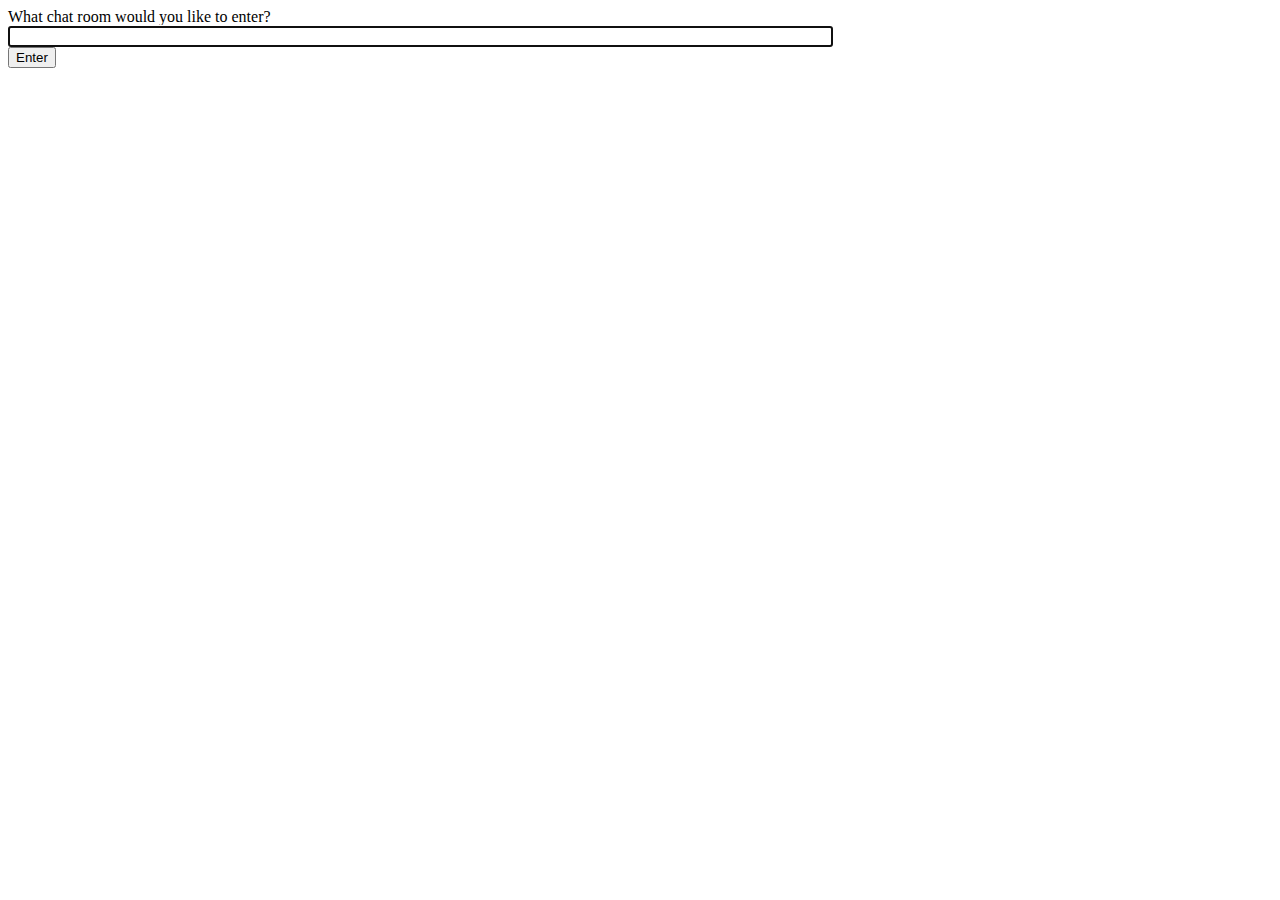
<file: mahjong/templates/mahjong/index.html>
<!-- chat/templates/chat/index.html -->
<!DOCTYPE html>
<html>
<head>
    <meta charset="utf-8"/>
    <title>Chat Rooms</title>
</head>
<body>
    What chat room would you like to enter?<br>
    <input id="room-name-input" type="text" size="100"><br>
    <input id="room-name-submit" type="button" value="Enter">

    <script>
        document.querySelector('#room-name-input').focus();
        document.querySelector('#room-name-input').onkeyup = function(e) {
            if (e.keyCode === 13) {  // enter, return
                document.querySelector('#room-name-submit').click();
            }
        };

        document.querySelector('#room-name-submit').onclick = function(e) {
            var roomName = document.querySelector('#room-name-input').value;
            window.location.pathname = '/mahjong/chat/' + roomName;
        };
    </script>
</body>
</html>
</file>
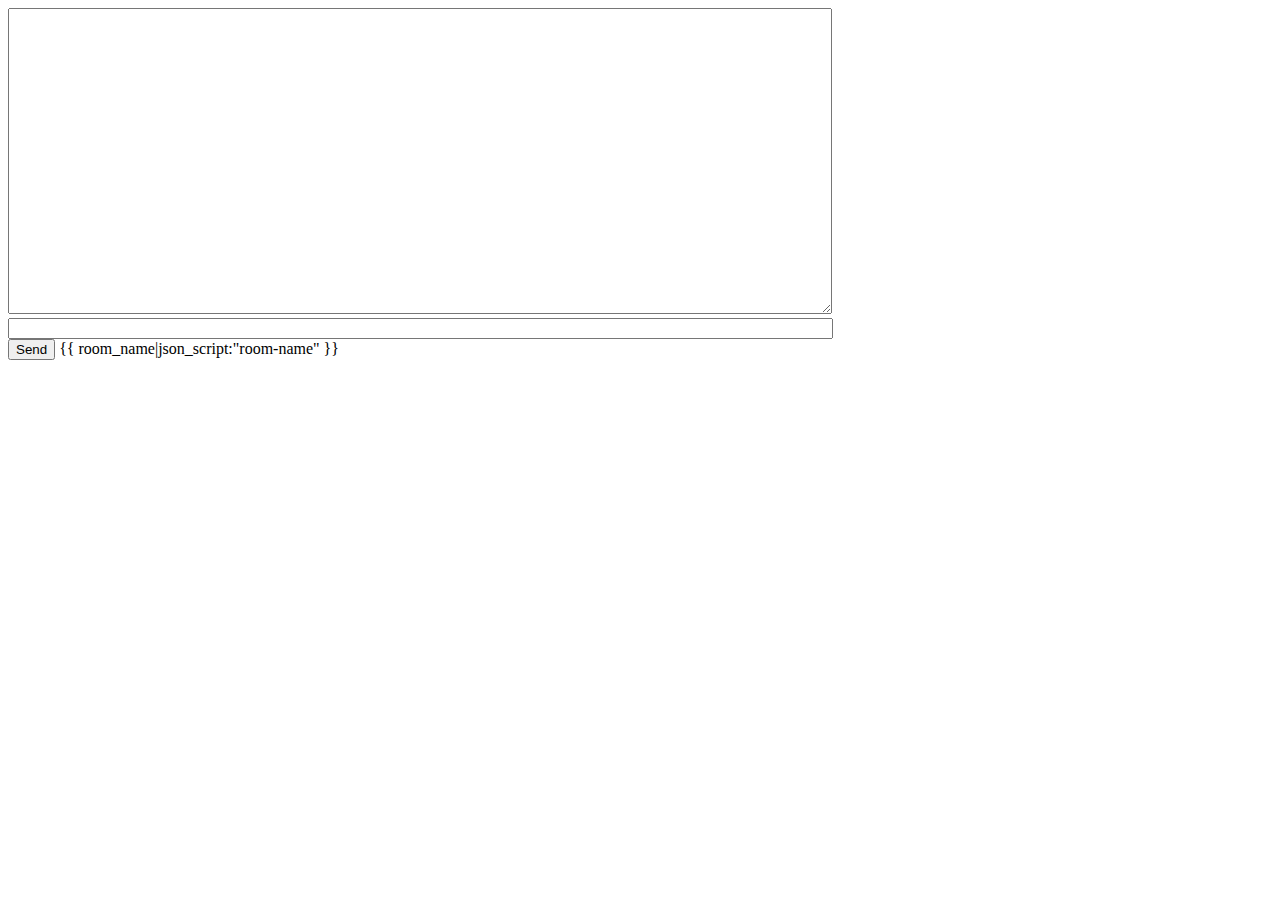
<file: mahjong/templates/mahjong/room.html>
<!-- chat/templates/chat/room.html -->
<!DOCTYPE html>
<html>
<head>
    <meta charset="utf-8"/>
    <title>Chat Room</title>
</head>
<body>
    <textarea id="chat-log" cols="100" rows="20"></textarea><br>
    <input id="chat-message-input" type="text" size="100"><br>
    <input id="chat-message-submit" type="button" value="Send">
    {{ room_name|json_script:"room-name" }}
    <!--相当于
        <script id="room-name" type="application/json">{名为room_name的dictionary}</script>
    -->
    <script>
        const roomName = JSON.parse(document.getElementById('room-name').textContent);

        console.log(roomName)

        const chatSocket = new WebSocket(
            'ws://'
            + window.location.host
            + '/mahjong/chat/'
            + roomName
            + '/'
        );

        chatSocket.onmessage = function(e) {
            const data = JSON.parse(e.data);
            document.querySelector('#chat-log').value += (data.test1 + '\n');
        };

        chatSocket.onclose = function(e) {
            console.error('Chat socket closed unexpectedly');
        };

        // pointer on chat message
        document.querySelector('#chat-message-input').focus();
        // when press 'enter', submit the message
        document.querySelector('#chat-message-input').onkeyup = function(e) {
            if (e.keyCode === 13) {  // enter, return
                document.querySelector('#chat-message-submit').click();
            }
        };

        document.querySelector('#chat-message-submit').onclick = function(e) {
            const messageInputDom = document.querySelector('#chat-message-input');
            const message = messageInputDom.value;
            chatSocket.send(JSON.stringify({
                'test': message
            }));
            messageInputDom.value = '';
        };
    </script>
</body>
</html>
</file>
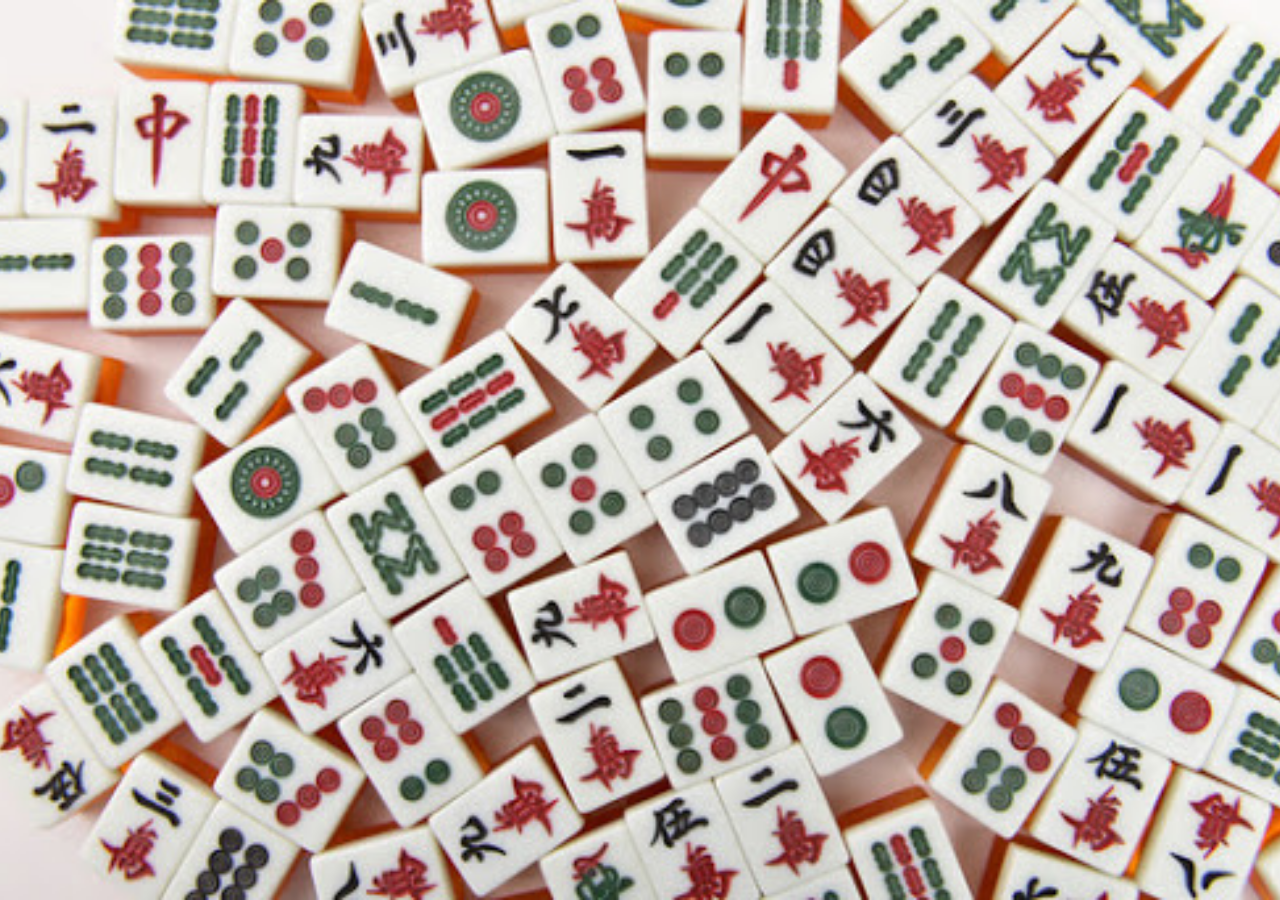
<file: mahjong/templates/mahjong/try.html>
<!DOCTYPE html>
<html>
    <head>
        <meta charset="UTF-8">
        <title>背景图片设置</title>
        <style>
            .demo{
                position:fixed;
                top: 0;
                left: 0;
                width:100%;
                height:100%;
                min-width: 1000px;
                z-index:-10;
                zoom: 1;
                background-color: #fff;
                background: url(../../static/mahjong/majiang2.jpg);
                background-repeat: no-repeat;
                background-size: cover;
                -webkit-background-size: cover;
                -o-background-size: cover;
                background-position: center 0;
            }
        </style>
    </head>
    <body>
        <div class="demo"></div>
        
    </body>
</html>
</file>
